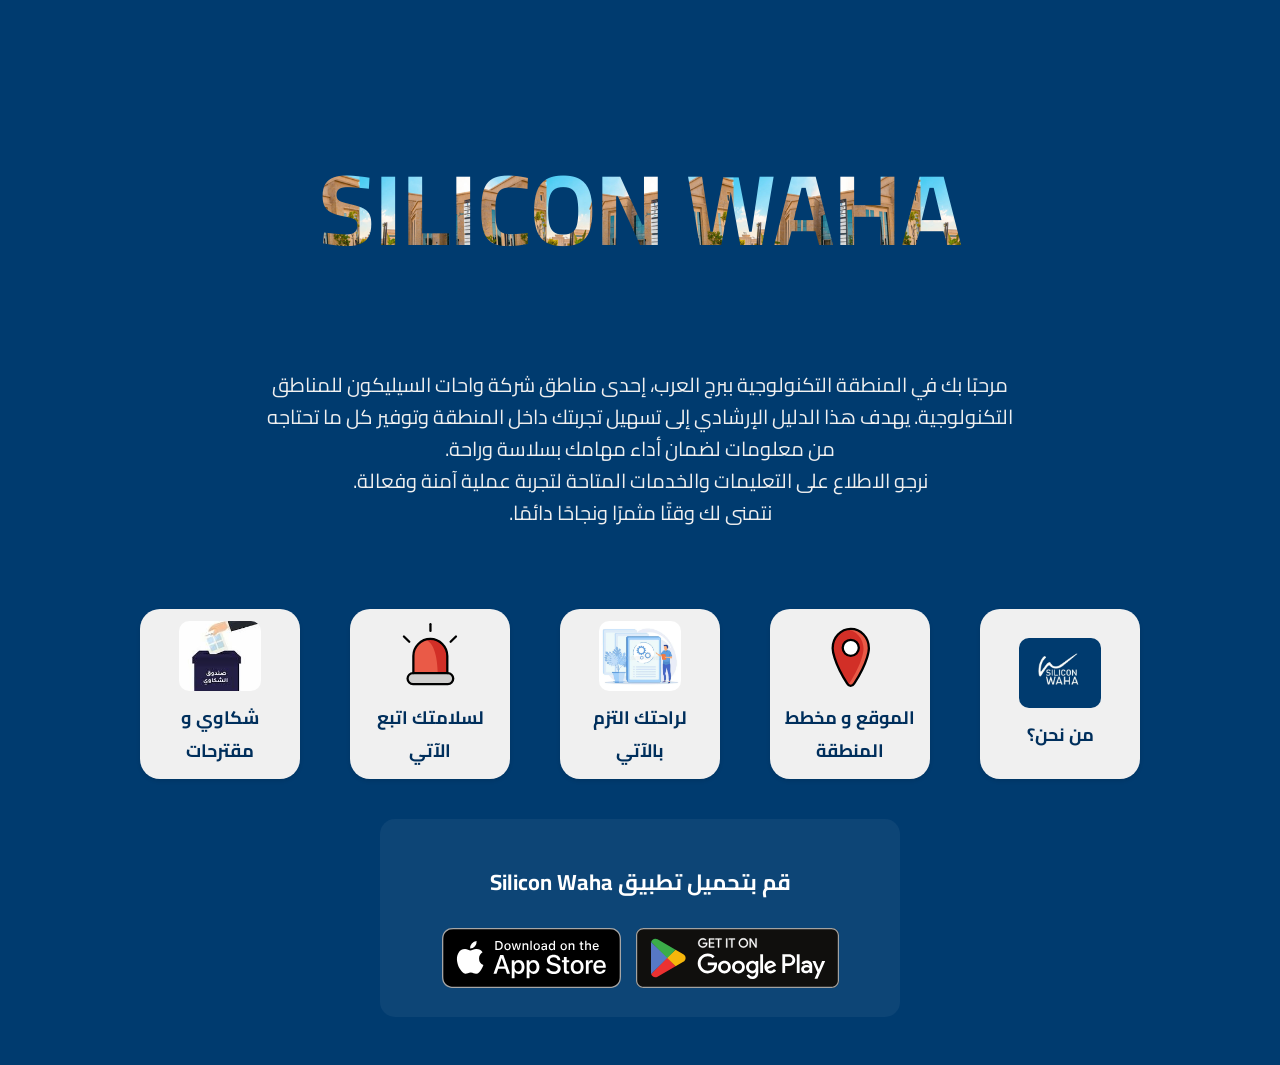
<file: index.html>
<!DOCTYPE html>
<html lang="ar">
<link rel="icon" href="images/Icon.png" type="image/png">

<head>

  <meta charset="UTF-8">
  <meta property="og:title" content="SILICON WAHA - دليل الزوار">
  <meta property="og:description" content="دليلك داخل منطقة واحات السيليكون التكنولوجية">
  <meta property="og:image" content="https://habibahamdyyy.github.io/my-tabs-site/images/Icon.png">
  <meta property="og:url" content="https://habibahamdyyy.github.io/my-tabs-site/">
  <meta property="og:type" content="website">
  <meta name="viewport" content="width=device-width, initial-scale=1">
  <title>SILICON WAHA - دليل الزوار</title>
  <link href="https://fonts.googleapis.com/css2?family=Cairo:wght@400;700&display=swap" rel="stylesheet">
  <link rel="stylesheet" href="styles.css">
  <script src="script.js" defer></script>

</head>

<body class="page-enter">

  <h1 class="logo-text" onclick="window.location.href='https://siliconwaha.com/'">SILICON WAHA</h1>

  <h2 class="intro">
    مرحبًا بك في المنطقة التكنولوجية ببرج العرب، إحدى مناطق شركة واحات السيليكون للمناطق التكنولوجية.
    يهدف هذا الدليل الإرشادي إلى تسهيل تجربتك داخل المنطقة وتوفير كل ما تحتاجه من معلومات لضمان أداء مهامك بسلاسة وراحة.
    <br>
    نرجو الاطلاع على التعليمات والخدمات المتاحة لتجربة عملية آمنة وفعالة. <br>
    نتمنى لك وقتًا مثمرًا ونجاحًا دائمًا.
  </h2>

  <div class="buttons">
    <button class="button button1" onclick="openPDF('SiliconWaha.pdf')">
      <img src="images/LOGO.jpg" alt="من نحن؟">
      <div class="button-label">من نحن؟</div>
    </button>
    <div class="button-with-content">
      <button class="button button2" data-tab="2" onclick="showContent(2)">
        <img src="images/خريطه.svg" alt="الوصول والتنقل">
        <div class="button-label">الموقع و مخطط المنطقة</div>
      </button>
      <div id="content" class="content" style="display: none;">
        <button onclick="document.getElementById('content').style.display='none'">× إغلاق</button>
      </div>
    </div>

    <button class="button button3" onclick="openPDF('لراحتك.pdf')">
      <img src="images/لراحتك.webp" alt="لراحتك">
      <div class="button-label">لراحتك التزم بالآتي</div>
    </button>
    <button class="button button4" onclick="openPDF('خطة الطوارئ.pdf')">
      <img src="images/لسلامتك.svg" alt="لسلامتك">
      <div class="button-label">لسلامتك اتبع الآتي</div>
    </button>
    <button class="button button5"
      onclick="window.open('https://docs.google.com/forms/d/e/1FAIpQLSdHu_Q73fNk7fatEz7MENqD977NUHGOJeVYoPulLnyC25w-7w/viewform?usp=dialog', '_blank')">
      <img src="images/feedback.jpeg" alt="شكاوي و مقترحات">
      <div class="button-label">شكاوي و مقترحات</div>
    </button>
  </div>
  
  <div class="download-box">
    <h3>قم بتحميل تطبيق Silicon Waha</h3>
    <div class="badges">
      <!-- Google Play Badge -->
      <a href="https://play.google.com/store/apps/details?id=com.codemorning.siliconwaha" target="_blank"
        class="badge google-play">
        <img src="images/google-play-badge.svg" alt="Get it on Google Play" class="badge-img">
      </a>

      <!-- App Store Badge -->
      <a href="https://apps.apple.com/eg/app/silicon-waha/id6744442120" target="_blank" class="badge app-store">
        <img src="images/appstore-badge.svg" alt="Download on App Store" class="badge-img">
      </a>
    </div>
  </div>

</body>

</html>
</file>
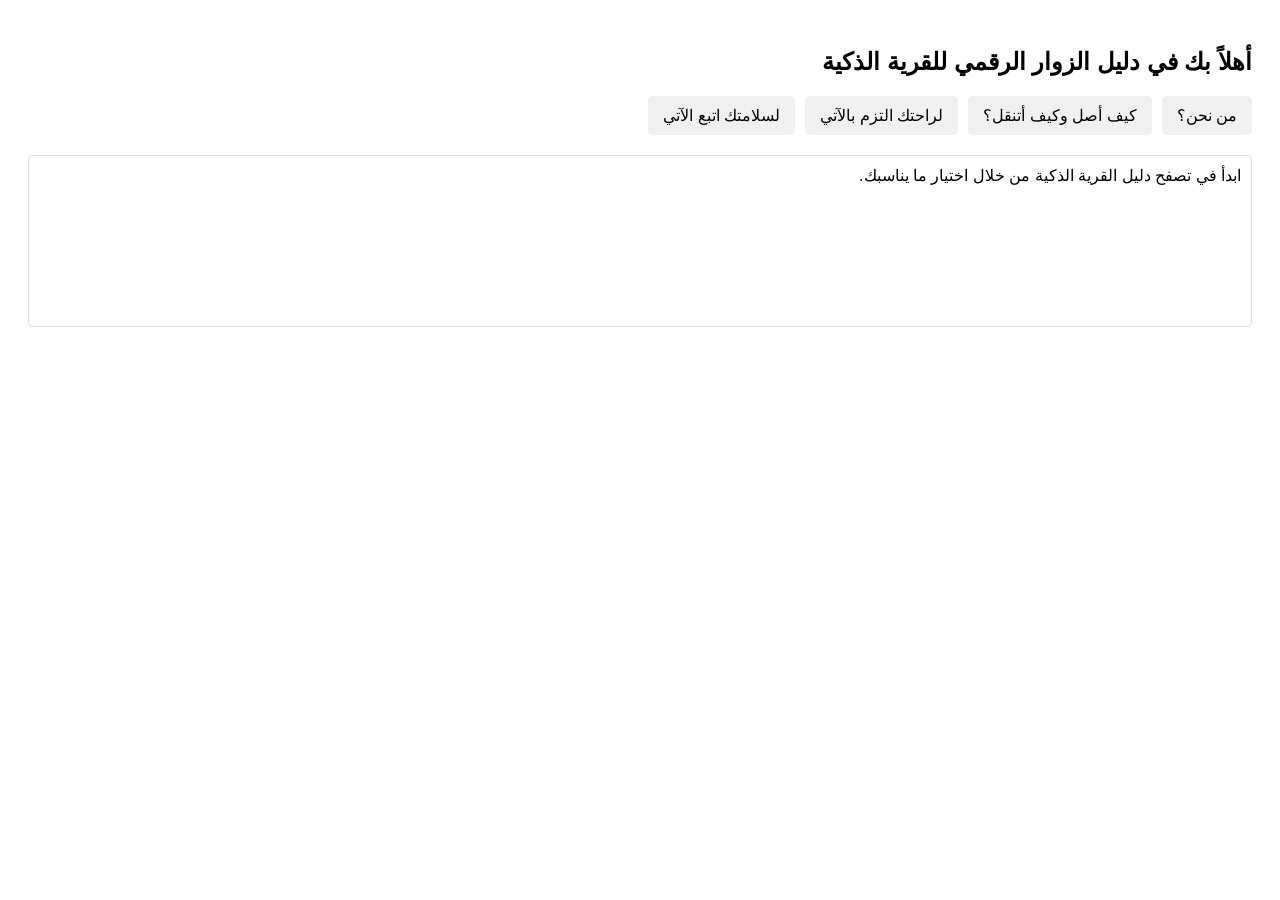
<file: page1 (1).html>
<!DOCTYPE html>
<html lang="ar">
<head>
  <meta charset="UTF-8">
  <title>دليل الزوار - القرية الذكية</title>
  <style>
    body { font-family: Arial, sans-serif; padding: 20px; direction: rtl; }
    .tabs { display: flex; gap: 10px; margin-bottom: 20px; flex-wrap: wrap; }
    .tab { padding: 10px 15px; background: #f0f0f0; cursor: pointer; border-radius: 5px; transition: 0.3s; }
    .tab:hover { background: #ccc; }
    .content { padding: 10px; border: 1px solid #ddd; border-radius: 5px; min-height: 150px; }
  </style>
</head>
<body>

<h2>أهلاً بك في دليل الزوار الرقمي للقرية الذكية</h2>
<div class="tabs">
  <div class="tab" onclick="openPDF('SiliconWaha.pdf')">من نحن؟</div>
  <div class="tab" onclick="openPDF('مخطط مباني المنطقة.pdf')">كيف أصل وكيف أتنقل؟</div>
  <div class="tab" onclick="openPDF('إجراءات امن و تشغيل المنطقة التكنولوجية برج العرب.pdf')">لراحتك التزم بالآتي</div>
  <div class="tab" onclick="openPDF('خطة الطوارئ.pdf')">لسلامتك اتبع الآتي</div>
</div>

<div id="content" class="content">
  ابدأ في تصفح دليل القرية الذكية من خلال اختيار ما يناسبك.
</div>

<script>
  
  function showContent(tab) {
    let html = "";
    if (tab === 1) {
      html = `
        <h3>الموقع على الخريطة</h3>
        <a href="https://maps.app.goo.gl/3V9tLTfM1K3f4Duk9?g_st=aw" target="_blank">
          فتح الموقع في خرائط Google 
        </a>
        <h3>مخطط المباني</h3>
        <a href="مخطط مباني المنطقة.pdf" target="_blank">عرض المخطط</a><br><br>
      `;
    } else {
      html = "ابدأ تصفح دليل القرية الذكية من خلال اختيار ما يناسبك.";
    }
    document.getElementById('content').innerHTML = html;
  }

  function openPDF(fileName) {
    const url = "https://habibahamdyyy.github.io/my-tabs-site/" + encodeURIComponent(fileName);
    window.open(url, "_blank");
  }
</script>

</body>
</html>
</file>
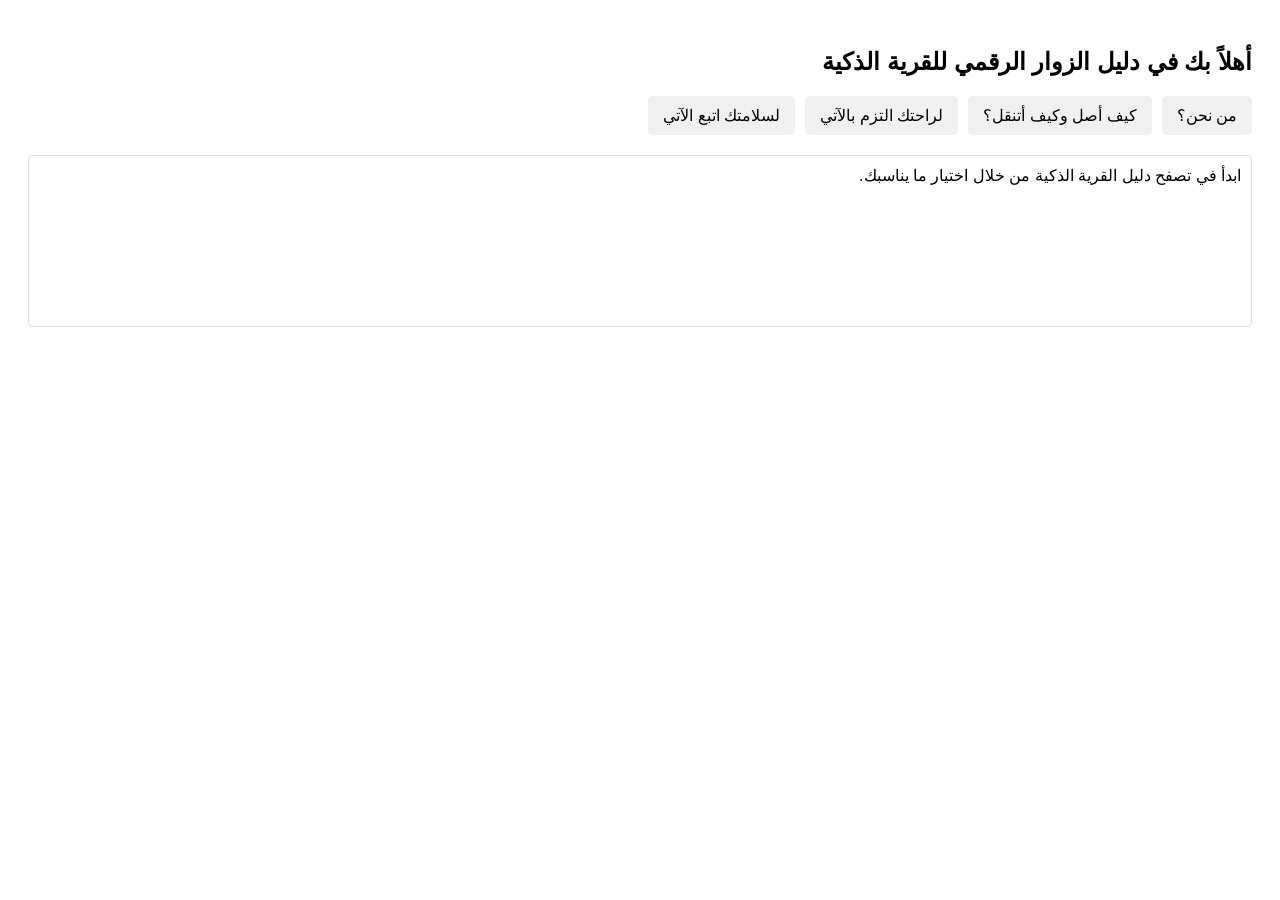
<file: page1.html>
<!DOCTYPE html>
<html lang="ar">
<head>
  <meta charset="UTF-8">
  <title>Tabbed Interface</title>
  <style>
    body { font-family: Arial, sans-serif; padding: 20px; direction: rtl; }
    .tabs { display: flex; gap: 10px; margin-bottom: 20px; flex-wrap: wrap; }
    .tab { padding: 10px 15px; background: #f0f0f0; cursor: pointer; border-radius: 5px; transition: 0.3s; }
    .tab:hover { background: #ccc; }
    .content { padding: 10px; border: 1px solid #ddd; border-radius: 5px; min-height: 150px; }
  </style>
</head>
<body>

<h2>أهلاً بك في دليل الزوار الرقمي للقرية الذكية</h2>
<div class="tabs">
  <div class="tab" onclick="openPDF('1y8GtwI2ojuySOOxjP-l0WpSLrmI24vvL')">من نحن؟</div>
  <div class="tab" onclick="showContent(1)">كيف أصل وكيف أتنقل؟</div>
  <div class="tab" onclick="openPDF('1lUo-OOEN0My_rQLiTcVOuj-cN8nH0u9L')">لراحتك التزم بالآتي</div>
  <div class="tab" onclick="openPDF('1s2vxj8srPoThuRAJWqsZsGXjFBuftG46')">لسلامتك اتبع الآتي</div>
</div>

<div id="content" class="content">
  ابدأ في تصفح دليل القرية الذكية من خلال اختيار ما يناسبك.
</div>

<script>
  function showContent(tab) {
    let html = "";
    if (tab === 1) {
      html = `
        <h3>الموقع على الخريطة</h3>
        <a href="https://maps.app.goo.gl/3V9tLTfM1K3f4Duk9?g_st=aw" target="_blank">
          فتح الموقع في خرائط Google 
        </a>
        <h3>مخطط المباني</h3>
        <a href="https://drive.google.com/viewerng/viewer?embedded=true&url=https://drive.google.com/uc?export=download&id=1cDa8ezhiewIt2YXEPXdn-3g4Aqsbk3zU" target="_blank">عرض المخطط</a><br><br>
      `;
    } else {
      html = "ابدأ تصفح دليل القرية الذكية من خلال اختيار ما يناسبك.";
    }
    document.getElementById('content').innerHTML = html;
  }

  function openPDF(fileId) {
    const viewerUrl = "https://drive.google.com/viewerng/viewer?embedded=true&url=https://drive.google.com/uc?export=download&id=" + fileId;
    window.open(viewerUrl, "_blank");
  }
</script>

</body>
</html>
</file>
<file: styles.css>
@keyframes fadeInUp {
  to {
    opacity: 1;
    transform: translateY(0);
  }
}

body {
  min-height: 100vh;
  font-family: 'Cairo', sans-serif;
  padding: 40px 20px;
  direction: rtl;
  background: #003b6f;
  align-items: center;
  text-align: center;
  animation: fadeIn 1s ease;
}

@keyframes fadeIn {
  from { opacity: 0; }
  to { opacity: 1; }
}

/* ===== Logo ===== */
.logo-text {
  font-size: 100px; /* كبير على اللابتوب */
  font-weight: bold;
  cursor: pointer;
  background-image: url('images/building.png');
  background-size: contain;
  background-position: center;
  background-clip: text;
  -webkit-background-clip: text;
  color: transparent;
  animation: fadeInUp 1s ease forwards;
  line-height: 1ز1;
}

/* ===== Intro Text ===== */
h2.intro {
  font-size: 20px;
  font-weight: normal;
  color: #f0f0f0;
  max-width: 750px;
  margin: 20px auto 80px auto;
  line-height: 1.6em;
}

/* ===== Buttons ===== */
.buttons {
  display: flex;
  flex-wrap: wrap;
  justify-content: center;
  gap: 50px;
  margin-bottom: 20px;
}

.button {
  width: 160px;
  padding: 12px;
  background: #f0f0f0;
  border-radius: 20px;
  border: transparent;
  cursor: pointer;
  transition: all 0.3s ease;
  box-shadow: 0 2px 4px rgba(0, 0, 0, 0.1);
  opacity: 0;
  transform: translateY(20px);
  animation: fadeInUp 0.6s ease forwards;
}

.button:hover {
  transform: scale(1.05);
  box-shadow: 0 8px 15px rgba(0, 0, 0, 0.1);
  background: #ddd;
}

.button img {
  width: 60%;
  height: 70px;
  object-fit: cover;
  border-radius: 10px;
  margin-bottom: 7px;
}

.button-label {
  font-weight: bold;
  font-size: 18px;
  color: #002f5c;
  font-family: 'Cairo', sans-serif;
}

/* ===== Buttons Animation Delay ===== */
.button1 { animation-delay: 0.2s; }
.button2 { animation-delay: 0.4s; }
.button3 { animation-delay: 0.6s; }
.button4 { animation-delay: 0.8s; }
.button5 { animation-delay: 1s; }

/* ===== Content Section ===== */
.button-with-content {
  display: flex;
  flex-direction: column;
  align-items: center;
  position: relative;
}

#content {
  margin-top: 10px;
  display: flex;
  justify-content: center;
  gap: 15px;
  flex-wrap: wrap;
  opacity: 0;
  transform: translateY(20px);
  transition: all 0.4s ease; /* حركة سلسة */
}

#content.show {
  opacity: 1;
  transform: translateY(0);
}

/* ===== Transport Cards ===== */
.transport-card {
  font-family: 'Cairo', sans-serif;
  color: #002f5c;
  width: 200px;
  padding: 10px;
  background: #f0f0f0;
  border-radius: 8px;
  cursor: pointer;
  box-shadow: 0 4px 8px rgba(0, 0, 0, 0.1);
  border: 1px solid #f0f0f0;
  transform: translateY(20px) scale(0.9);
  opacity: 0;
  transition: all 0.4s ease;
}

.transport-card.show {
  transform: translateY(0) scale(1);
  opacity: 1;
}

.transport-card:hover {
  transform: translateY(-5px) scale(1.05);
  box-shadow: 0 10px 20px rgba(0,0,0,0.2);
}

/* ===== Download Box ===== */
.download-box {
  background: rgba(255, 255, 255, 0.05);
  padding: 20px 10px;
  margin: 40px auto 0;
  border-radius: 15px;
  max-width: 500px;
  text-align: center;
  display: flex;
  flex-direction: column;
  align-items: center;
  gap: 15px;
}

.download-box h3 {
  margin-bottom: 10px;
  color: white;
  font-size: 22px;
  font-weight: bold;
}

.download-box .badges {
  display: flex;
  gap: 15px;
  flex-wrap: wrap;
  justify-content: center;
}

.download-box a img {
  height: 60px;
  width: auto;
  transition: transform 0.2s ease;
}

.download-box a img:hover {
  transform: scale(1.1);
}

/* ===== Responsive ===== */

/* Medium screens */
@media (max-width: 900px) {
  .logo-text { font-size: 70px; }
  h2.intro { font-size: 18px; margin-bottom: 60px; }

  .buttons { gap: 20px; }
  .button { width: 140px; padding: 10px; font-size: 16px; }
  .button img { width: 55%; height: 60px; }
  .button-label { font-size: 16px; }
  .download-box h3 { font-size: 20px; }
  .download-box a img { height: 55px; }
}

/* Small screens */
@media (max-width: 600px) {
  body { padding: 10px 2px; }
  .logo-text { font-size: 50px; }
  h2.intro { font-size: 16px; line-height: 1.4em; margin-bottom: 40px; }

  .buttons { flex-direction: row; flex-wrap: wrap; justify-content: center; gap: 12px; }
  .button { width: 120px; padding: 8px; font-size: 14px; }
  .button img { width: 60%; height: 50px; }
  .button-label { font-size: 14px; }
  .download-box { padding: 15px 10px; }
  .download-box h3 { font-size: 16px; }
  .download-box a img { height: 50px; }
  .transport-card { width: 120px; font-size: 12px; padding: 8px; }
}
</file>
